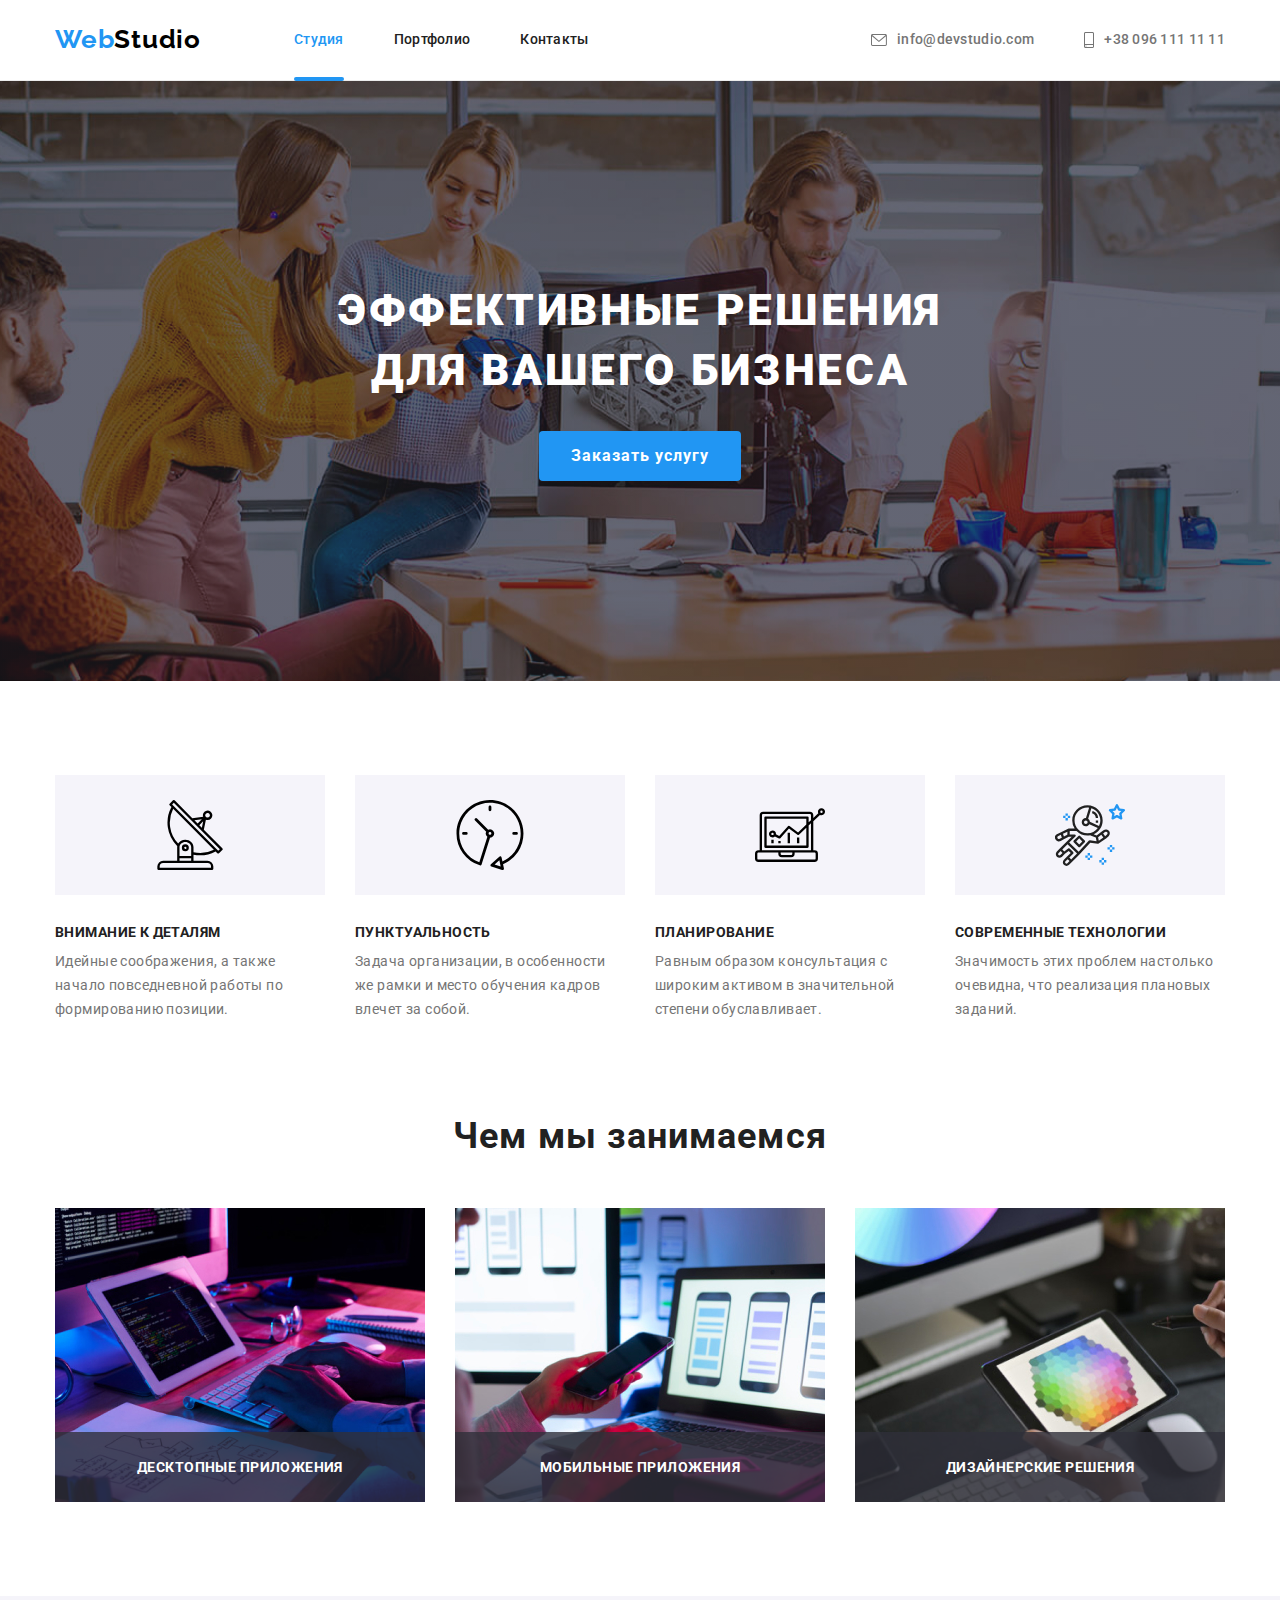
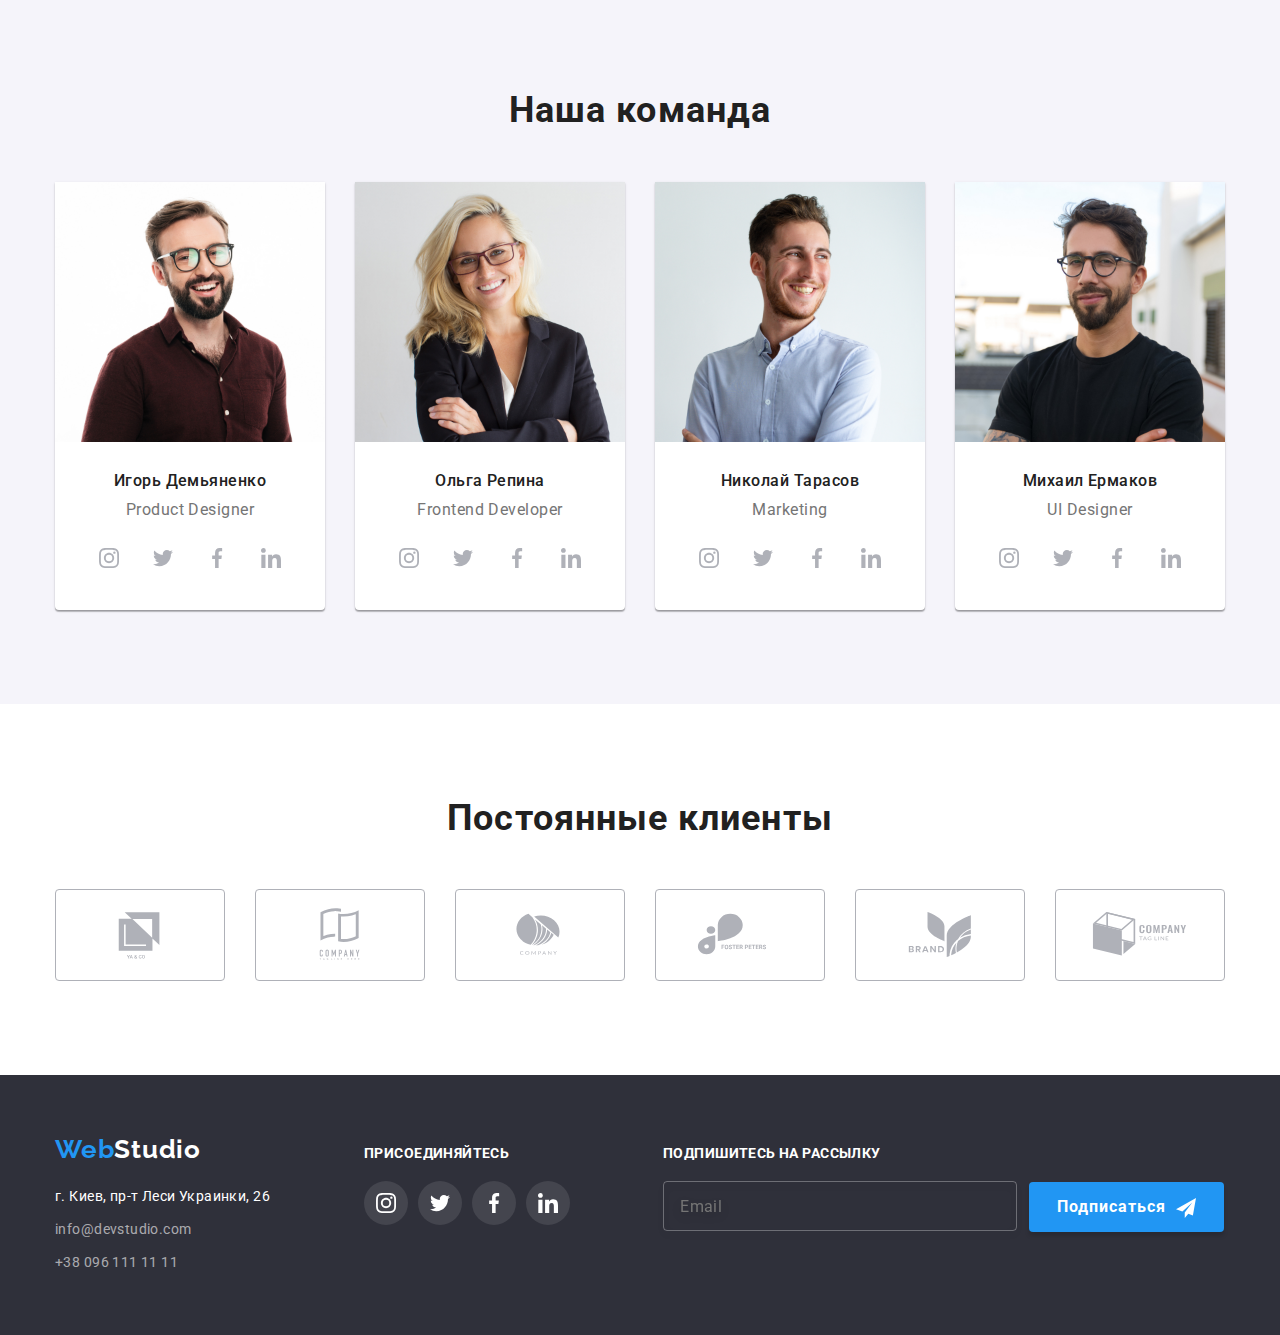
<file: index.html>
<!DOCTYPE html>
<html lang="ru">

<head>
    <meta charset="UTF-8">
    <meta http-equiv="X-UA-Compatible" content="IE=edge">
    <meta name="viewport" content="width=device-width, initial-scale=1.0">
    <title>Студия</title>
    <link href="https://fonts.googleapis.com/css2?family=Raleway:wght@700&family=Roboto:wght@400;500;700;900&display=swap" rel="stylesheet"> 
    <link rel="stylesheet" href="https://cdnjs.cloudflare.com/ajax/libs/modern-normalize/0.6.0/modern-normalize.min.css" />
    <link rel="stylesheet" href="./css/styles.css">
</head>

<body>
    <header class="page-header">
        <div class="container main-nav">
           <nav class="navigation">
            <a href="./index.html" class="logo"> <span class="accent"> Web</span>Studio</a>
            <ul class="navigation-list list">
                <li class="item"><a href="./index.html" class="navigation-item current">Студия</a></li>
                <li class="item"><a href="./ portfolio.html" class="navigation-item">Портфолио</a></li>
                <li class="item"><a href="" class="navigation-item">Контакты</a></li>
            </ul>
        </nav>
        <ul class="contacts list">
            <li class="contacts-nav"><a class="contacts-list" href="mailto:info@devstudio.com"><svg class="contacts-icon" width="16" height="12">
                <use href="./images/sprite.svg#icon-mail"></use>
            </svg>info@devstudio.com</a></li>
            <li class="contacts-nav"><a class="contacts-list" href="tel:380961111111"><svg class="contacts-icon" width="10" height="16">
                <use href="./images/sprite.svg#icon-phone"></use>
            </svg>+38 096 111 11 11</a></li>
        </ul>
    </div>
    </header>
    <main>
    <section class="section main">
        <div class="container">
            <h1 class="main-section-title">Эффективные решения <br> для вашего бизнеса</h1>
            <button type="button" class="main-button" data-modal-open>Заказать услугу</button>
            </div>
        </section>
        <section class="section special-section">
            <div class="container main-special">
           <h2 class="visually-hidden">Особенности</h2>
            <ul class="special list">
                <li class="special-list">
                    <div class="special-blok">
                    <svg class="special-icon" width="70" height="70">
                        <use href="./images/sprite.svg#icon-svg1"></use>
                    </svg>
                    </div>
                    <h3 class="special-section-title">Внимание к деталям</h3>
                    <p class="special-section-item">Идейные соображения, а также начало повседневной работы по формированию позиции.</p>
                </li>
                <li class="special-list">
                    <div class="special-blok">
                    <svg class="special-icon" width="70" height="70">
                        <use href="./images/sprite.svg#icon-svg2"></use>
                    </svg>
                    </div>
                    <h3 class="special-section-title">Пунктуальность</h3>
                    <p class="special-section-item">Задача организации, в особенности же рамки и место обучения кадров влечет за собой.</p>
                </li>
                <li class="special-list">
                    <div class="special-blok">
                    <svg class="special-icon"width="70" height="70">
                        <use href="./images/sprite.svg#icon-svg3"></use>
                    </svg>
                    </div>
                    <h3 class="special-section-title">Планирование</h3>
                    <p class="special-section-item">Равным образом консультация с широким активом в значительной степени обуславливает.</p>
                </li>
                <li class="special-list">
                    <div class="special-blok">
                    <svg class="special-icon" width="70" height="70">
                        <use href="./images/sprite.svg#icon-svg4"></use>
                    </svg>
                    </div>
                    <h3 class="special-section-title">Современные технологии</h3>
                    <p class="special-section-item">Значимость этих проблем настолько очевидна, что реализация плановых заданий.</p>
                </li>
            </ul>
        </div>
        </section>
        <section class="section"> 
            <div class="container">
            <h2 class="section-title">Чем мы занимаемся</h2>
            <ul class="servise list">
                <li class="servise-item"><img src="./images/box1.jpg" alt="Услуга 1" width="370">
                    <h3 class="servise-box">Десктопные приложения<h3></li>
                <li class="servise-item"><img src="./images/box2.jpg" alt="Услуга 2" width="370">
                    <h3 class="servise-box">Мобильные приложения</h3></li>
                <li class="servise-item"><img src="./images/box3.jpg" alt="Услуга 3" width="370">
                    <h3 class="servise-box">Дизайнерские решения</h3></li>
            </ul>
            </div>
        </section>
        <section class="section team">
            <div class="container">
            <h2 class="section-title">Наша команда</h2>
            <ul class="team-list list">
                <li class="team-member">
                    <img src="./images/crew1.jpg" alt="Дизайнер" width="270">
                <div class="team-lead">
                    <h3 class="team-title">Игорь Демьяненко</h3>
                    <p class="team-item">Product Designer</p>
                        <ul class="social-list list">
                            <li class="social-item">
                                <a class="social-link" href="">
                                    <svg class="team-icon" width="20" height="20">
                                        <use href="./images/sprite.svg#icon-instagram"></use>
                                    </svg>
                                </a>
                            </li>
                            <li class="social-item">
                                <a class="social-link" href="">
                                    <svg class="team-icon" width="20" height="20">
                                        <use href="./images/sprite.svg#icon-twitter"></use>
                                    </svg>
                                </a>
                            </li>
                            <li class="social-item">
                                <a class="social-link" href="">
                                    <svg class="team-icon" width="20" height="20">
                                        <use href="./images/sprite.svg#icon-facebook"></use>
                                    </svg>
                                </a>
                            </li>
                            <li class="social-item">
                                <a class="social-link" href="">
                                    <svg class="team-icon" width="20" height="20">
                                        <use href="./images/sprite.svg#icon-linkedin"></use>
                                    </svg>
                                </a>
                            </li>
                        </ul>
                  </div>
                </li>
                <li class="team-member">
                    <img src="./images/crew2.jpg" alt="Разработчик" width="270">
                <div class="team-lead">
                    <h3 class="team-title">Ольга Репина</h3>
                    <p class="team-item">Frontend Developer</p>
                        <ul class="social-list list">
                            <li class="social-item">
                                <a class="social-link" href="">
                                    <svg class="team-icon" width="20" height="20">
                                        <use href="./images/sprite.svg#icon-instagram"></use>
                                    </svg>
                                </a>
                            </li>
                            <li class="social-item">
                                <a class="social-link" href="">
                                    <svg class="team-icon" width="20" height="20">
                                        <use href="./images/sprite.svg#icon-twitter"></use>
                                    </svg>
                                </a>
                            </li>
                            <li class="social-item">
                                <a class="social-link" href="">
                                    <svg class="team-icon" width="20" height="20">
                                        <use href="./images/sprite.svg#icon-facebook"></use>
                                    </svg>
                                </a>
                            </li>
                            <li class="social-item">
                                <a class="social-link" href="">
                                    <svg class="team-icon" width="20" height="20">
                                        <use href="./images/sprite.svg#icon-linkedin"></use>
                                    </svg>
                                </a>
                            </li>
                        </ul>
                   </div>
                </li>
                <li class="team-member">
                    <img src="./images/crew3.jpg" alt="Маркетолог" width="270">
                <div class="team-lead">
                    <h3 class="team-title" >Николай Тарасов</h3>
                    <p class="team-item">Marketing</p>
                        <ul class="social-list list">
                            <li class="social-item">
                                <a class="social-link" href="">
                                    <svg class="team-icon" width="20" height="20">
                                        <use href="./images/sprite.svg#icon-instagram"></use>
                                    </svg>
                                </a>
                            </li>
                            <li class="social-item">
                                <a class="social-link" href="">
                                    <svg class="team-icon" width="20" height="20">
                                        <use href="./images/sprite.svg#icon-twitter"></use>
                                    </svg>
                                </a>
                            </li>
                            <li class="social-item">
                                <a class="social-link" href="">
                                    <svg class="team-icon" width="20" height="20">
                                        <use href="./images/sprite.svg#icon-facebook"></use>
                                    </svg>
                                </a>
                            </li>
                            <li class="social-item">
                                <a class="social-link" href="">
                                    <svg class="team-icon" width="20" height="20">
                                        <use href="./images/sprite.svg#icon-linkedin"></use>
                                    </svg>
                                </a>
                            </li>
                        </ul>
                    </div>
                </li>
                <li class="team-member">
                    <img src="./images/crew4.jpg" alt="Графический дизайн" width="270">
                <div class="team-lead">
                    <h3 class="team-title">Михаил Ермаков</h3>
                    <p class="team-item">UI Designer</p>
                        <ul class="social-list list">
                            <li class="social-item">
                                <a class="social-link" href="">
                                    <svg class="team-icon" width="20" height="20">
                                        <use href="./images/sprite.svg#icon-instagram"></use>
                                    </svg>
                                </a>
                            </li>
                            <li class="social-item">
                                <a class="social-link" href="">
                                    <svg class="team-icon" width="20" height="20">
                                        <use href="./images/sprite.svg#icon-twitter"></use>
                                    </svg>
                                </a>
                            </li>
                            <li class="social-item">
                                <a class="social-link" href="">
                                    <svg class="team-icon" width="20" height="20">
                                        <use href="./images/sprite.svg#icon-facebook"></use>
                                    </svg>
                                </a>
                            </li>
                            <li class="social-item">
                                <a class="social-link" href="">
                                    <svg class="team-icon" width="20" height="20">
                                        <use href="./images/sprite.svg#icon-linkedin"></use>
                                    </svg>
                                </a>
                            </li>
                        </ul>
                   </div>
                </li>
            </ul>
            </div>
        </section>
        <section class="section clients">
         <div class="container">
            <h2 class="section-title">Постоянные клиенты</h2>
            <ul class="clients-list list">
                <li class="clients-member">
                    <a class="clients-item" href="">
                        <svg class="clients-icon" width="106" height="60">
                            <use href="./images/sprite.svg#icon-group1"></use>
                        </svg>
                    </a>
                </li>
                <li class="clients-member">
                    <a class="clients-item" href="">
                        <svg class="clients-icon" width="106" height="60">
                            <use href="./images/sprite.svg#icon-group2"></use>
                        </svg>
                    </a>
                </li>
                <li class="clients-member">
                    <a class="clients-item" href="">
                        <svg class="clients-icon" width="106" height="60">
                            <use href="./images/sprite.svg#icon-group3"></use>
                        </svg>
                    </a>
                </li>
                <li class="clients-member">
                    <a class="clients-item" href="">
                        <svg class="clients-icon" width="106" height="60">
                            <use href="./images/sprite.svg#icon-group4"></use>
                        </svg>
                    </a>
                </li>
                <li class="clients-member">
                    <a class="clients-item" href="">
                        <svg class="clients-icon" width="106" height="60">
                            <use href="./images/sprite.svg#icon-group5"></use>
                        </svg>
                    </a>
                </li>
                <li class="clients-member">
                    <a class="clients-item" href="">
                        <svg class="clients-icon" width="106" height="60">
                            <use href="./images/sprite.svg#icon-group6"></use>
                        </svg>
                    </a>
                </li>
            </ul>
         </div>   
        </section>
    </main>
    <footer class="footer-section">
        <div class="container blok">
        <div class="address">
        <a href="./index.html"class="logo"> <span class="accent">Web</span><span class="footer-accent">Studio</span></a>
          <p class="address-list">г. Киев, пр-т Леси Украинки, 26</p>
        <ul class="adress list">
            <li class="adress-item"><a href="mailto:info@devstudio.com" class="adress-contacts">info@devstudio.com</a></li>
            <li class="adress-item"><a href="tel:380961111111" class="adress-contacts">+38 096 111 11 11</a></li>
        </ul>
    </div>
    <div class="social-blok">
        <h3 class="social-title">присоединяйтесь</h3>
        <ul class="social-list list">
            <li class="social-item">
                <a class="social-link" href="">
                    <svg class="social-icon" width="20" height="20">
                        <use href="./images/sprite.svg#icon-instagram"></use>
                    </svg>
                </a>
            </li>
            <li class="social-item">
                <a class="social-link" href="">
                    <svg class="social-icon" width="20" height="20">
                        <use href="./images/sprite.svg#icon-twitter"></use>
                    </svg>
                </a>
            </li>
            <li class="social-item">
                <a class="social-link" href="">
                    <svg class="social-icon" width="20" height="20">
                        <use href="./images/sprite.svg#icon-facebook"></use>
                    </svg>
                </a>
            </li>
            <li class="social-item">
                <a class="social-link" href="">
                    <svg class="social-icon" width="20" height="20">
                        <use href="./images/sprite.svg#icon-linkedin"></use>
                    </svg>
                </a>
            </li>
        </ul>
    </div>
        <form class="footer-form">
            <h3 class="social-title">Подпишитесь на рассылку</h3>
            <label>
                <input type="email" name="email" placeholder="Email" class="form-input"></label><button type="submit" class="form-button">Подписаться<svg class="button-icon" width="20" height="20">
                    <use href="./images/sprite.svg#icon-send"></use>
                </svg>
            </button>
        </form>
    </footer>
    <div class="backdrop is-hidden" data-modal>
        <div class="modal">
            <button type="button" class="modal-button" data-modal-close>
                <svg width="18" height="18" class="modal-button-icon">
                    <use href="./images/sprite.svg#icon-close"></use>
                </svg>
            </button>
            <form class="modal-form">
                <p class="modal-form-title">Оставьте свои данные, мы вам перезвоним</p>
                <label for="name" class="form-label">
                    Имя
                </label>
                    <div class="form-field">
                        <input type="text" name="name" class="modal-input" id="name">
                        <svg width="18" height="18" class="modal-icon">
                            <use href="./images/sprite.svg#icon-person"></use>
                        </svg>
                    </div>
                <label for="tel" class="form-label">
                    Телефон
                </label>
                <div class="form-field">
                    <input type="tel" name="tel" class="modal-input" id="tel">
                    <svg width="18" height="18" class="modal-icon">
                        <use href="./images/sprite.svg#icon-phone-black"></use>
                    </svg>
                </div>
                    <label for="email" class="form-label">
                        Почта
                    </label>
                    <div class="form-field">
                        <input type="email" name="email" class="modal-input" id="email">
                        <svg width="18" height="18" class="modal-icon">
                            <use href="./images/sprite.svg#icon-email-black"></use>
                        </svg>
                    </div>
                    <label for="textarea" class="form-label">
                        Комментарий
                    </label>
                    <textarea name="textarea" rows="5" placeholder="Введите текст"  class="modal-input-textarea"></textarea>
                <label class="checkbox-label">
                    <input type="checkbox" name="checkbox" class="checkbox">
                    <span class="check-icon"></span>
                    <span class="modal-accept">Соглашаюсь с рассылкой и принимаю <a href="" class="accept-accent">Условия договора</a></span>
                </label>
                <button type="submit" class="check-button">Отправить</button>
            </form>
        </div>
    </div>
    <script src="./js/modal.js"></script>
</body>

</html>
</file>
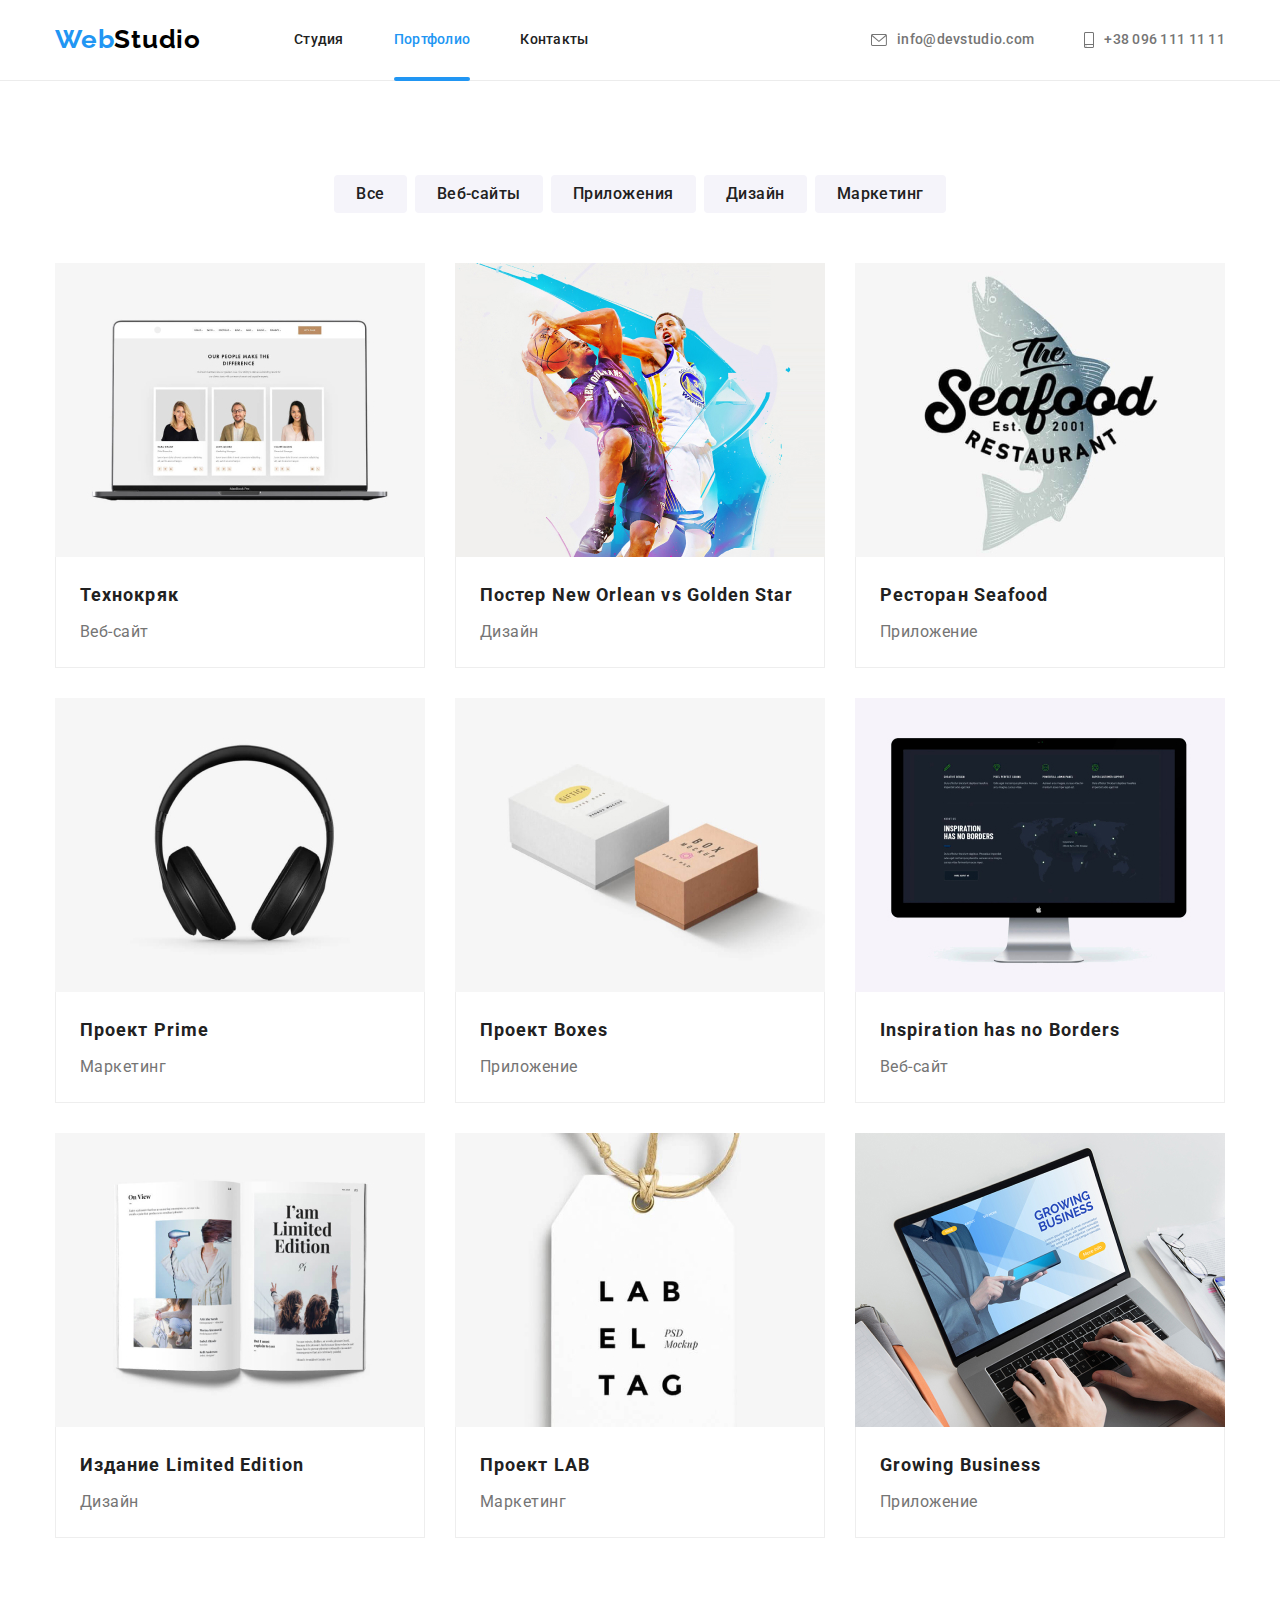
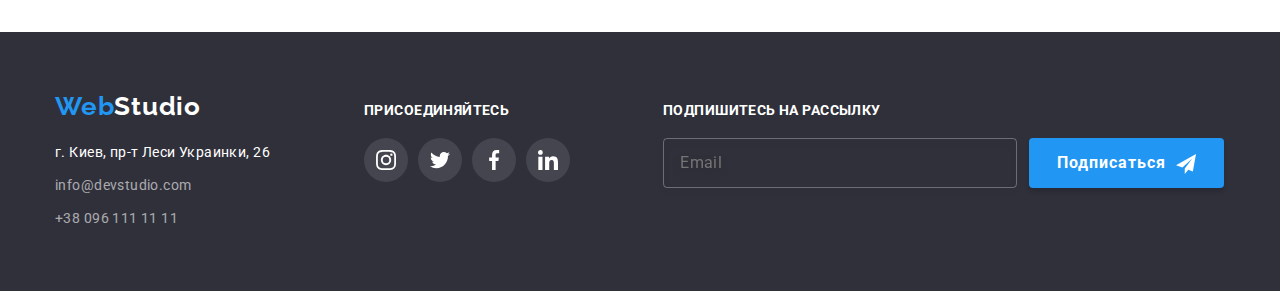
<file:  portfolio.html>
<!DOCTYPE html>
<html lang="ru">

<head>
    <meta charset="UTF-8">
    <meta http-equiv="X-UA-Compatible" content="IE=edge">
    <meta name="viewport" content="width=device-width, initial-scale=1.0">
    <title>Портфолио</title>
    <link href="https://fonts.googleapis.com/css2?family=Raleway:wght@700&family=Roboto:wght@400;500;700;900&display=swap"
        rel="stylesheet">
    <link rel="stylesheet" href="https://cdnjs.cloudflare.com/ajax/libs/modern-normalize/0.6.0/modern-normalize.min.css" />
    <link rel="stylesheet" href="./css/styles.css">
</head>

<body>
    <header class="page-header">
        <div class="container main-nav">
            <nav class="navigation">
                <a href="./index.html" class="logo"> <span class="accent"> Web</span>Studio</a>
                <ul class="navigation-list list">
                    <li class="item"><a href="./index.html" class="navigation-item">Студия</a></li>
                    <li class="item"><a href="./ portfolio.html" class="navigation-item current">Портфолио</a></li>
                    <li class="item"><a href="" class="navigation-item">Контакты</a></li>
                </ul>
            </nav>
            <ul class="contacts list">
                <li class="contacts-nav"><a class="contacts-list" href="mailto:info@devstudio.com"><svg
                            class="contacts-icon" width="16" height="12">
                            <use href="./images/sprite.svg#icon-mail"></use>
                        </svg>info@devstudio.com</a></li>
                <li class="contacts-nav"><a class="contacts-list" href="tel:380961111111"><svg class="contacts-icon"
                            width="10" height="16">
                            <use href="./images/sprite.svg#icon-phone"></use>
                 </svg>+38 096 111 11 11</a></li>
            </ul>
        </div>
    </header>
    <main>
        <section class="our-works-section section">
            <div class="container">
            <h1 class="visually-hidden">Наши работы</h1>
            <ul class="our-works list">
                <li class="our-works-item"><button type="button" class="our-works-button">Все</button></li>
                <li class="our-works-item"><button type="button" class="our-works-button">Веб-сайты</button></li>
                <li class="our-works-item"><button type="button" class="our-works-button">Приложения</button></li>
                <li class="our-works-item"><button type="button" class="our-works-button">Дизайн</button></li>
                <li class="our-works-item"><button type="button" class="our-works-button">Маркетинг</button></li>
            </ul>
            <ul class="our-works-list list">
                <li class="our-works-example">
                    <a href="" class="our-works-card">
                        <img src="./images/card1.jpg" alt="Работа 1" width="370";>
                        <div class="our-works-info">
                            Технокряк это современная площадка распространения коронавируса. Компании используют эту платформу для цифрового
                            шпионажа и атак на защищённые сервера конкурентов.
                        </div>
                    </a>
                    <div class="our-works-lead">
                        <h2 class="our-works-title">Технокряк</h2>
                        <p class="our-works-item">Веб-сайт</p>
                    </div>
                </li>
                <li class="our-works-example">
                    <a href="" class="our-works-card">
                        <img src="./images/card2.jpg" alt="Работа 2" width="370">
                        <div class="our-works-info">
                            Технокряк это современная площадка распространения коронавируса. Компании используют эту платформу для цифрового
                            шпионажа и атак на защищённые сервера конкурентов.
                        </div>
                    </a>
                    <div class="our-works-lead">
                        <h2 class="our-works-title">Постер New Orlean vs Golden Star</h2>
                        <p class="our-works-item">Дизайн</p>
                    </div>
                </li>
                <li class="our-works-example">
                    <a href="" class="our-works-card">
                        <img src="./images/card3.jpg" alt="Работа 3" width="370">
                        <div class="our-works-info">
                            Технокряк это современная площадка распространения коронавируса. Компании используют эту платформу для цифрового
                            шпионажа и атак на защищённые сервера конкурентов.
                        </div>
                    </a>
                    <div class="our-works-lead">
                        <h2 class="our-works-title">Ресторан Seafood</h2>
                        <p class="our-works-item">Приложение</p>
                    </div>
                </li>
                <li class="our-works-example">
                    <a href="" class="our-works-card">
                        <img src="./images/card4.jpg" alt="Работа 4" width="370">
                        <div class="our-works-info">
                            Технокряк это современная площадка распространения коронавируса. Компании используют эту платформу для цифрового
                            шпионажа и атак на защищённые сервера конкурентов.
                        </div>
                    </a>
                    <div class="our-works-lead">
                        <h2 class="our-works-title">Проект Prime</h2>
                        <p class="our-works-item">Маркетинг</p>
                    </div>
                </li>
                <li class="our-works-example">
                    <a href="" class="our-works-card">
                        <img src="./images/card5.jpg" alt="Работа 5" width="370">
                        <div class="our-works-info">
                            Технокряк это современная площадка распространения коронавируса. Компании используют эту платформу для цифрового
                            шпионажа и атак на защищённые сервера конкурентов.
                        </div>
                    </a>
                    <div class="our-works-lead">
                        <h2 class="our-works-title">Проект Boxes</h2>
                        <p class="our-works-item">Приложение</p>
                    </div>
                </li>
                <li class="our-works-example">
                    <a href="" class="our-works-card">
                        <img src="./images/card6.jpg" alt="Работа 6" width="370">
                        <div class="our-works-info">
                            Технокряк это современная площадка распространения коронавируса. Компании используют эту платформу для цифрового
                            шпионажа и атак на защищённые сервера конкурентов.
                        </div>
                    </a>
                    <div class="our-works-lead">
                        <h2 class="our-works-title">Inspiration has no Borders</h2>
                        <p class="our-works-item">Веб-сайт</p>
                    </div>
                </li>
                <li class="our-works-example">
                    <a href="" class="our-works-card">
                        <img src="./images/card7.jpg" alt="Работа 7" width="370">
                        <div class="our-works-info">
                            Технокряк это современная площадка распространения коронавируса. Компании используют эту платформу для цифрового
                            шпионажа и атак на защищённые сервера конкурентов.
                        </div>
                    </a>
                    <div class="our-works-lead">
                        <h2 class="our-works-title">Издание Limited Edition</h2>
                        <p class="our-works-item">Дизайн</p>
                    </div>
                </li>
                <li class="our-works-example">
                    <a href="" class="our-works-card">
                        <img src="./images/card8.jpg" alt="Работа 8" width="370">
                        <div class="our-works-info">
                            Технокряк это современная площадка распространения коронавируса. Компании используют эту платформу для цифрового
                            шпионажа и атак на защищённые сервера конкурентов.
                        </div>
                    </a>
                    <div class="our-works-lead">
                        <h2 class="our-works-title">Проект LAB</h2>
                        <p class="our-works-item">Маркетинг</p>
                    </div>
                </li>
                <li class="our-works-example">
                    <a href="" class="our-works-card">
                        <img src="./images/card9.jpg" alt="Работа 9" width="370">
                        <div class="our-works-info">
                            Технокряк это современная площадка распространения коронавируса. Компании используют эту платформу для цифрового
                            шпионажа и атак на защищённые сервера конкурентов.
                        </div>
                    </a>
                    <div class="our-works-lead">
                        <h2 class="our-works-title">Growing Business</h2>
                        <p class="our-works-item">Приложение</p>
                    </div>
                </li>
            </ul>
        </div>
        </section>
    </main>
        <footer class="footer-section">
            <div class="container blok">
                <div class="address">
                    <a href="./index.html" class="logo"> <span class="accent">Web</span><span
                            class="footer-accent">Studio</span></a>
                    <p class="address-list">г. Киев, пр-т Леси Украинки, 26</p>
                    <ul class="adress list">
                        <li class="adress-item"><a href="mailto:info@devstudio.com"
                                class="adress-contacts">info@devstudio.com</a></li>
                        <li class="adress-item"><a href="tel:380961111111" class="adress-contacts">+38 096 111 11 11</a></li>
                    </ul>
                </div>
                <div class="social-blok">
                    <h3 class="social-title">присоединяйтесь</h3>
                    <ul class="social-list list">
                        <li class="social-item">
                            <a class="social-link" href="">
                                <svg class="social-icon" width="20" height="20">
                                    <use href="./images/sprite.svg#icon-instagram"></use>
                                </svg>
                            </a>
                        </li>
                        <li class="social-item">
                            <a class="social-link" href="">
                                <svg class="social-icon" width="20" height="20">
                                    <use href="./images/sprite.svg#icon-twitter"></use>
                                </svg>
                            </a>
                        </li>
                        <li class="social-item">
                            <a class="social-link" href="">
                                <svg class="social-icon" width="20" height="20">
                                    <use href="./images/sprite.svg#icon-facebook"></use>
                                </svg>
                            </a>
                        </li>
                        <li class="social-item">
                            <a class="social-link" href="">
                                <svg class="social-icon" width="20" height="20">
                                    <use href="./images/sprite.svg#icon-linkedin"></use>
                                </svg>
                            </a>
                        </li>
                    </ul>
                </div>
                <form class="footer-form">
                    <h3 class="social-title">Подпишитесь на рассылку</h3>
                    <label>
                        <input type="email" name="email" placeholder="Email" class="form-input"></label><button type="submit"
                        class="form-button">Подписаться<svg class="button-icon" width="20" height="20">
                            <use href="././images/sprite.svg#icon-send"></use>
                        </svg>
                    </button>
                </form>
            </div>
        </footer>
</body>

</html>
</file>
<file: css/styles.css>
:root {
  --primary-text-color: #212121;
  --primary-white-color: #ffffff;
  --primary-accent-color: #2196f3;
  --secondary-text-color: #757575;
}

body {
  background-color: var(--primary-white-color);
  color: var(--primary-text-color);

  font-family: Roboto, sans-serif;
  font-size: 14px;
  line-height: 1.71;
  letter-spacing: 0.03em;
}

img {
  display: block;
}

.section {
  padding-top: 94px;
  padding-bottom: 94px;
}

.container {
  width: 1200px;
  padding-left: 15px;
  padding-right: 15px;
  margin-left: auto;
  margin-right: auto;
}
h1,
h2,
h3,
h4,
h5,
h6,
p,
ul {
  margin: 0;
  padding: 0;
}

.list {
  list-style: none;
}

/*header*/

.page-header {
  border-bottom: 1px solid #ececec;
}

.main-nav {
  display: flex;
  align-items: center;
}

.navigation {
  display: flex;
  align-items: center;
}

.logo {
  font-family: Raleway;
  font-size: 26px;
  line-height: 1.15;
  font-weight: 700;
  color: #000000;
  letter-spacing: 0.03em;
  text-decoration: none;
  margin-right: 93px;
}

.logo:focus,
.accent {
  color: var(--primary-accent-color);
}

.navigation-list {
  display: flex;
  margin: 0;
}

.navigation-item {
  font-weight: 500;
  font-size: 14px;
  line-height: 1.14;
  letter-spacing: 0.02em;
  text-decoration: none;
  color: var(--primary-text-color);
  position: relative;
}

.current::after {
  content: "";
  width: 100%;
  height: 4px;
  position: absolute;
  bottom: -1px;
  left: 0;
  background: var(--primary-accent-color);
  border-radius: 2px;
}

.navigation-list .item:not(:last-child),
.contacts-nav:not(:last-child) {
  margin-right: 50px;
}

.navigation-item {
  padding-top: 32px;
  padding-bottom: 32px;
  display: block;
  transition: color 250ms cubic-bezier(0.4, 0, 0.2, 1);
}

.navigation-item:hover,
.navigation-item:focus {
  color: var(--primary-accent-color);
}

.contacts {
  display: flex;
  margin-left: auto;
}

.contacts-list {
  font-weight: 500;
  font-size: 14px;
  line-height: 1.14;
  letter-spacing: 0.02em;
  text-decoration: none;
  color: var(--secondary-text-color);
  margin: 0;
  display: flex;
  justify-content: center;
  align-items: center;
  width: 100%;
  height: 100%;
  transition: color 250ms cubic-bezier(0.4, 0, 0.2, 1);
}

.contacts-list:hover {
  color: var(--primary-accent-color);
}

.contacts-list:hover .contacts-icon {
  fill: var(--primary-accent-color);
}

.contacts-icon {
  margin-right: 10px;
  fill: var(--secondary-text-color);
  transition: fill 250ms cubic-bezier(0.4, 0, 0.2, 1);
}

.current {
  color: var(--primary-accent-color);
}

/*main-section*/

.main {
  background-image: linear-gradient(
      to right,
      rgba(47, 48, 58, 0.4),
      rgba(47, 48, 58, 0.4)
    ),
    url(../images/hero.jpg);
  background-color: #c4c4c4;
  background-position: center;
  max-width: 1600px;
  padding-top: 200px;
  padding-bottom: 200px;
  text-align: center;
  margin-left: auto;
  margin-right: auto;
}

.main-section-title {
  font-weight: 900;
  font-size: 44px;
  line-height: 1.36;
  letter-spacing: 0.06em;
  text-transform: uppercase;
  color: var(--primary-white-color);
  margin-bottom: 30px;
}

.main-button {
  font-weight: 700;
  font-size: 16px;
  line-height: 1.87;
  text-align: center;
  align-items: center;
  letter-spacing: 0.06em;
  color: var(--primary-white-color);
  cursor: pointer;
  background-color: var(--primary-accent-color);
  padding: 10px 32px;
  border: none;
  box-shadow: rgba(0, 0, 0, 0.15);
  border-radius: 4px;
  transition: color 250ms cubic-bezier(0.4, 0, 0.2, 1);
}

.main-button:hover,
.main-button:focus {
  background-color: #188ce8;
}

.visually-hidden {
  position: absolute;
  clip: rect(0 0 0 0);
  width: 1px;
  height: 1px;
  margin: -1px;
}

/*sections*/

.special-section {
  padding-bottom: 0;
}

.section-title {
  font-weight: 700;
  font-size: 36px;
  line-height: 1.16;
  text-align: center;
  letter-spacing: 0.03em;
  margin-bottom: 50px;
}

.special {
  display: flex;
}

.special-list:not(:last-child) {
  margin-right: 30px;
}

.special-section-title {
  font-weight: 700;
  font-size: 14px;
  line-height: 1.14;
  letter-spacing: 0.03em;
  text-transform: uppercase;
  margin-bottom: 10px;
}

.special-section-item {
  color: var(--secondary-text-color);
  width: 270px;
}

.special-blok {
  background-color: #f5f4fa;
  margin-bottom: 30px;
  display: flex;
  justify-content: center;
  align-items: center;
  width: 270px;
  height: 120px;
}

.section-team {
  background-color: #f5f4fa;
}

.servise {
  display: flex;
}

.servise-item {
  width: 370px;
  position: relative;
}

.servise-item:not(:last-child) {
  margin-right: 30px;
}

.servise-box {
  width: 100%;
  height: 70px;
  background: rgba(47, 48, 58, 0.8);
  position: absolute;
  padding-top: 27px;
  padding-bottom: 27px;
  bottom: 0;
  font-weight: bold;
  font-size: 14px;
  line-height: 16px;
  text-align: center;
  letter-spacing: 0.03em;
  text-transform: uppercase;

  color: #ffffff;
}

.team {
  background-color: #f5f4fa;
}
.team-title {
  font-weight: 500;
  font-size: 16px;
  line-height: 1.18;
  letter-spacing: 0.03em;
  margin-bottom: 10px;
}

.team-item {
  font-size: 16px;
  line-height: 1.18;
  letter-spacing: 0.03em;
  color: var(--secondary-text-color);
}

.social-item {
  margin-right: 10px;
  display: flex;
  justify-content: center;
  align-items: center;
}

.social-item:last-child {
  margin-right: 0px;
}

.team-list {
  display: flex;
}

.team-member {
  background-color: var(--primary-white-color);
  width: 270px;
  box-shadow: 0px 1px 3px rgba(0, 0, 0, 0.12), 0px 1px 1px rgba(0, 0, 0, 0.14),
    0px 2px 1px rgba(0, 0, 0, 0.2);
  border-radius: 0px 0px 4px 4px;
  text-align: center;
}

.team-member:not(:last-child) {
  margin-right: 30px;
}

.team-lead {
  padding-bottom: 30px;
  padding-top: 30px;
}

.social-list {
  justify-content: center;
  display: flex;
  margin-top: 16px;
}

.team-icon {
  fill: #afb1b8;
  transition: fill 250ms cubic-bezier(0.4, 0, 0.2, 1);
}

.team-icon:hover {
  fill: var(--primary-white-color);
}

.team-link {
  display: block;
  width: 44px;
  height: 44px;
  background-color: #188ce8;
}

.our-works {
  display: flex;
  justify-content: center;
  margin-bottom: 50px;
}

.our-works-item:not(:last-child) {
  margin-right: 8px;
}

.our-works-button {
  font-weight: 500;
  font-size: 16px;
  line-height: 1.62;
  text-align: center;
  letter-spacing: 0.03em;
  color: #212121;
  cursor: pointer;
  background-color: #f5f4fa;
  padding: 6px 22px;
  border-radius: 4px;
  border: 0;
  transition: color 250ms cubic-bezier(0.4, 0, 0.2, 1),
    background-color 250ms cubic-bezier(0.4, 0, 0.2, 1),
    box-shadow 250ms cubic-bezier(0.4, 0, 0.2, 1);
}

.our-works-button:hover,
.our-works-button:focus {
  background-color: var(--primary-accent-color);
  color: var(--primary-white-color);
  box-shadow: 0px 3px 1px rgba(0, 0, 0, 0.1), 0px 1px 2px rgba(0, 0, 0, 0.08),
    0px 2px 2px rgba(0, 0, 0, 0.12);
}

.our-works-list {
  display: flex;
  flex-wrap: wrap;
}

.our-works-example {
  width: 370px;
  margin-bottom: 30px;
  margin-right: 30px;
  box-sizing: border-box;
  transition: box-shadow 250ms cubic-bezier(0.4, 0, 0.2, 1);
}

.our-works-example:hover {
  box-shadow: 0px 3px 1px rgba(0, 0, 0, 0.1), 0px 1px 2px rgba(0, 0, 0, 0.08),
    0px 2px 2px rgba(0, 0, 0, 0.12);
}

.our-works-card:hover,
.our-works-card:focus {
  box-shadow: 0px 3px 1px rgba(0, 0, 0, 0.1), 0px 1px 2px rgba(0, 0, 0, 0.08),
    0px 2px 2px rgba(0, 0, 0, 0.12);
}

.our-works-example:nth-child(3n) {
  margin-right: 0px;
}

.our-works-example:nth-last-child(-n + 3) {
  margin-bottom: 0px;
}

.our-works-title {
  font-weight: 700;
  font-size: 18px;
  line-height: 2;
  letter-spacing: 0.06em;
  color: var(--primary-text-color);
  margin-bottom: 4px;
}

.our-works-card {
  text-decoration: none;
  display: block;
  position: relative;
  overflow: hidden;
}

.our-works-item {
  font-size: 16px;
  line-height: 1.87;
  letter-spacing: 0.03em;
  color: var(--secondary-text-color);
}

.our-works-item:not(:last-child) {
  margin-right: 8px;
}

.our-works-lead {
  padding: 20px 24px;
  border-bottom: 1px solid #eeeeee;
  border-left: 1px solid #eeeeee;
  border-right: 1px solid #eeeeee;
}

.our-works-info {
  position: absolute;
  font-weight: normal;
  font-size: 18px;
  line-height: 1.5;
  letter-spacing: 0.03em;
  color: #ffffff;
  background: rgba(33, 150, 243, 0.9);
  width: 100%;
  height: 100%;
  left: 0;
  top: 0;
  padding: 63px 24px;
  opacity: 0;
  transform: translateY(100%);
  transition: transform 250ms cubic-bezier(0.4, 0, 0.2, 1);
}

.our-works-example:hover .our-works-info {
  transform: translateY(0);
  opacity: 1;
  cursor: pointer;
}

.clients-list {
  display: flex;
  justify-content: center;
  align-items: center;
}

.clients-icon {
  fill: #afb1b8;
  transition: fill 250ms cubic-bezier(0.4, 0, 0.2, 1);
}

.clients-item {
  width: 170px;
  height: 92px;
  border: 1px solid #afb1b8;
  border-radius: 4px;
  display: flex;
  justify-content: center;
  align-items: center;
  transition: border-color 250ms cubic-bezier(0.4, 0, 0.2, 1);
}

.clients-member {
  display: flex;
  justify-content: center;
  align-items: center;
  margin-right: 30px;
}

.clients-member:last-child {
  margin-right: 0px;
}

.clients-item:hover .clients-icon {
  fill: var(--primary-accent-color);
}

.clients-item:hover {
  border-color: var(--primary-accent-color);
}

/*footer*/

.footer-section {
  background-color: #2f303a;
}
.address-list {
  color: var(--primary-white-color);
  margin-bottom: 9px;
}

.adress-contacts {
  color: rgba(255, 255, 255, 0.6);
  text-decoration: none;
}

.address {
  font-style: normal;
  margin-right: 70px;
}

.footer-section {
  padding-top: 60px;
  padding-bottom: 60px;
  display: flex;
}
.footer-accent {
  color: var(--primary-white-color);
}

.footer-section .logo {
  display: inline-block;
  margin-bottom: 20px;
}

.adress-item:not(:last-child) {
  margin-bottom: 9px;
}

.social-list {
  display: flex;
}

.blok {
  display: flex;
  align-items: baseline;
}

.social-title {
  font-weight: 700;
  font-size: 14px;
  line-height: 16px;
  letter-spacing: 0.03em;
  text-transform: uppercase;
  color: var(--primary-white-color);
  margin-bottom: 20px;
}

.social-icon {
  fill: var(--primary-white-color);
}

.social-link {
  display: flex;
  background-color: rgba(255, 255, 255, 0.1);
  border-radius: 50px;
  width: 44px;
  height: 44px;
  justify-content: center;
  align-items: center;
  transition: background-color 250ms cubic-bezier(0.4, 0, 0.2, 1);
}

.social-link:hover {
  background-color: var(--primary-accent-color);
}

.social-link:hover .team-icon {
  fill: var(--primary-white-color);
}

.footer-form {
  margin-left: 93px;
}

.form-button {
  padding: 10px 28px;
  font-style: normal;
  font-weight: bold;
  font-size: 16px;
  line-height: 1.87;
  text-align: center;
  letter-spacing: 0.06em;
  color: var(--primary-white-color);
  background: var(--primary-accent-color);
  box-shadow: 0px 4px 4px rgba(0, 0, 0, 0.15);
  border-radius: 4px;
  border: none;
  cursor: pointer;
  margin-left: 12px;
}

.modal-button-icon {
  transition: fill 250ms cubic-bezier(0.4, 0, 0.2, 1);
}

.modal-button:hover .modal-button-icon,
.modal-button:focus .modal-button-icon {
  fill: var(--primary-accent-color);
}

.button-icon {
  margin-left: 10px;
  display: inline-block;
  vertical-align: middle;
}

.form-input {
  border: 1px solid rgba(255, 255, 255, 0.3);
  box-sizing: border-box;
  filter: drop-shadow(0px 4px 4px rgba(0, 0, 0, 0.15));
  border-radius: 4px;
  padding-left: 16px;
  padding-top: 15px;
  padding-bottom: 15px;
  display: inline-block;
  font-weight: normal;
  font-size: 16px;
  line-height: 1.25;
  align-items: center;
  letter-spacing: 0.03em;
  color: rgba(255, 255, 255, 0.6);
  background-color: transparent;
  width: 354px;
  height: 50px;
}

.backdrop {
  position: fixed;
  top: 0;
  left: 0;
  width: 100%;
  height: 100%;
  background: #00000033;
  transition: opacity 250ms cubic-bezier(0.4, 0, 0.2, 1);
}

.modal {
  position: absolute;
  min-width: 528px;
  min-height: 581px;
  background-color: var(--primary-white-color);
  border-radius: 4px;
  left: 50%;
  top: 50%;
  box-shadow: 0px 1px 3px rgba(0, 0, 0, 0.12), 0px 1px 1px rgba(0, 0, 0, 0.14),
    0px 2px 1px rgba(0, 0, 0, 0.2);
  transform: translate(-50%, -50%) scale(1);
  transition: transform 250ms cubic-bezier(0.4, 0, 0.2, 1);
}

.modal-button {
  position: absolute;
  cursor: pointer;
  background: #ffffff;
  border: 1px solid rgba(0, 0, 0, 0.1);
  border-radius: 50px;
  top: 8px;
  right: 8px;
  padding: 6px 6px;
  display: flex;
  align-items: center;
}

.modal-form {
  margin: 40px;
  width: 448px;
  display: block;
}

.modal-form-title {
  font-weight: 700;
  font-size: 20px;
  line-height: 1.15;
  letter-spacing: 0.03em;
  text-align: center;
  margin-bottom: 12px;
}

.modal-input {
  display: block;
  border: 1px solid rgba(33, 33, 33, 0.2);
  box-sizing: border-box;
  border-radius: 4px;
  width: 448px;
  height: 40px;
  padding-top: 11px;
  padding-bottom: 11px;
  padding-left: 42px;
  margin-bottom: 10px;
  transition: border-color 250ms cubic-bezier(0.4, 0, 0.2, 1);
}

.modal-input:hover,
.modal-input:focus {
  border-color: var(--primary-accent-color);
  cursor: pointer;
}

.modal-input:hover + .modal-icon,
.modal-input:focus .modal-icon {
  fill: var(--primary-accent-color);
}

.modal-icon {
  position: absolute;
  top: 11px;
  left: 12px;
  right: 418px;
  transition: fill 250ms cubic-bezier(0.4, 0, 0.2, 1);
}

.form-field {
  position: relative;
}

.form-label {
  font-weight: normal;
  font-size: 12px;
  line-height: 1.16;
  letter-spacing: 0.01em;
  color: var(--secondary-text-color);
  margin-bottom: 4px;
}

.modal-input-textarea {
  border: 1px solid rgba(33, 33, 33, 0.2);
  box-sizing: border-box;
  border-radius: 4px;
  width: 448px;
  padding: 12px 16px;
  resize: none;
  margin-bottom: 20px;
  transition: border-color 250ms cubic-bezier(0.4, 0, 0.2, 1);
}

.modal-input-textarea:hover,
.modal-input-textarea:focus {
  border-color: var(--primary-accent-color);
  cursor: pointer;
}

.backdrop.is-hidden {
  opacity: 0;
  pointer-events: none;
  visibility: hidden;
}

.modal-input-textarea::placeholder {
  font-weight: normal;
  font-size: 12px;
  line-height: 1.16;
  letter-spacing: 0.01em;
  color: rgba(117, 117, 117, 0.5);
}

.modal-accept {
  font-weight: normal;
  font-size: 14px;
  line-height: 1.71;
  letter-spacing: 0.03em;
  color: var(--secondary-text-color);
}

.checkbox {
  display: block;
  text-align: center;
}

.accept-accent {
  color: var(--primary-accent-color);
}

.check-button {
  font-weight: 700;
  font-size: 16px;
  line-height: 1.87;
  text-align: center;
  letter-spacing: 0.06em;
  color: var(--primary-white-color);
  padding: 10px 55px;
  background-color: var(--primary-accent-color);
  box-shadow: 0px 4px 4px rgba(0, 0, 0, 0.15);
  border-radius: 4px;
  margin-top: 30px;
  display: flex;
  margin-left: auto;
  margin-right: auto;
  transition: background-color 250ms cubic-bezier(0.4, 0, 0.2, 1);
  border: none;
}

.check-button:hover,
.check-button:focus {
  background-color: #188ce8;
  cursor: pointer;
}

.checkbox {
  -moz-appearance: none;
  -webkit-appearance: none;
  appearance: none;
}

.checkbox-label {
  display: flex;
  align-items: center;
  justify-content: center;
}

.check-icon {
  display: inline-block;
  width: 16px;
  height: 15px;
  border: 2px solid var(--primary-text-color);
  border-radius: 2px;
  margin-right: 8px;
  transition: background-image 250ms cubic-bezier(0.4, 0, 0.2, 1),
    border-color 250ms cubic-bezier(0.4, 0, 0.2, 1),
    background-size 250ms cubic-bezier(0.4, 0, 0.2, 1),
    background-origin 250ms cubic-bezier(0.4, 0, 0.2, 1);
}

.checkbox:checked + .check-icon {
  background-image: url(../images/check.svg);
  background-size: contain;
  background-origin: border-box;
  border-color: var(--primary-accent-color);
}
</file>
